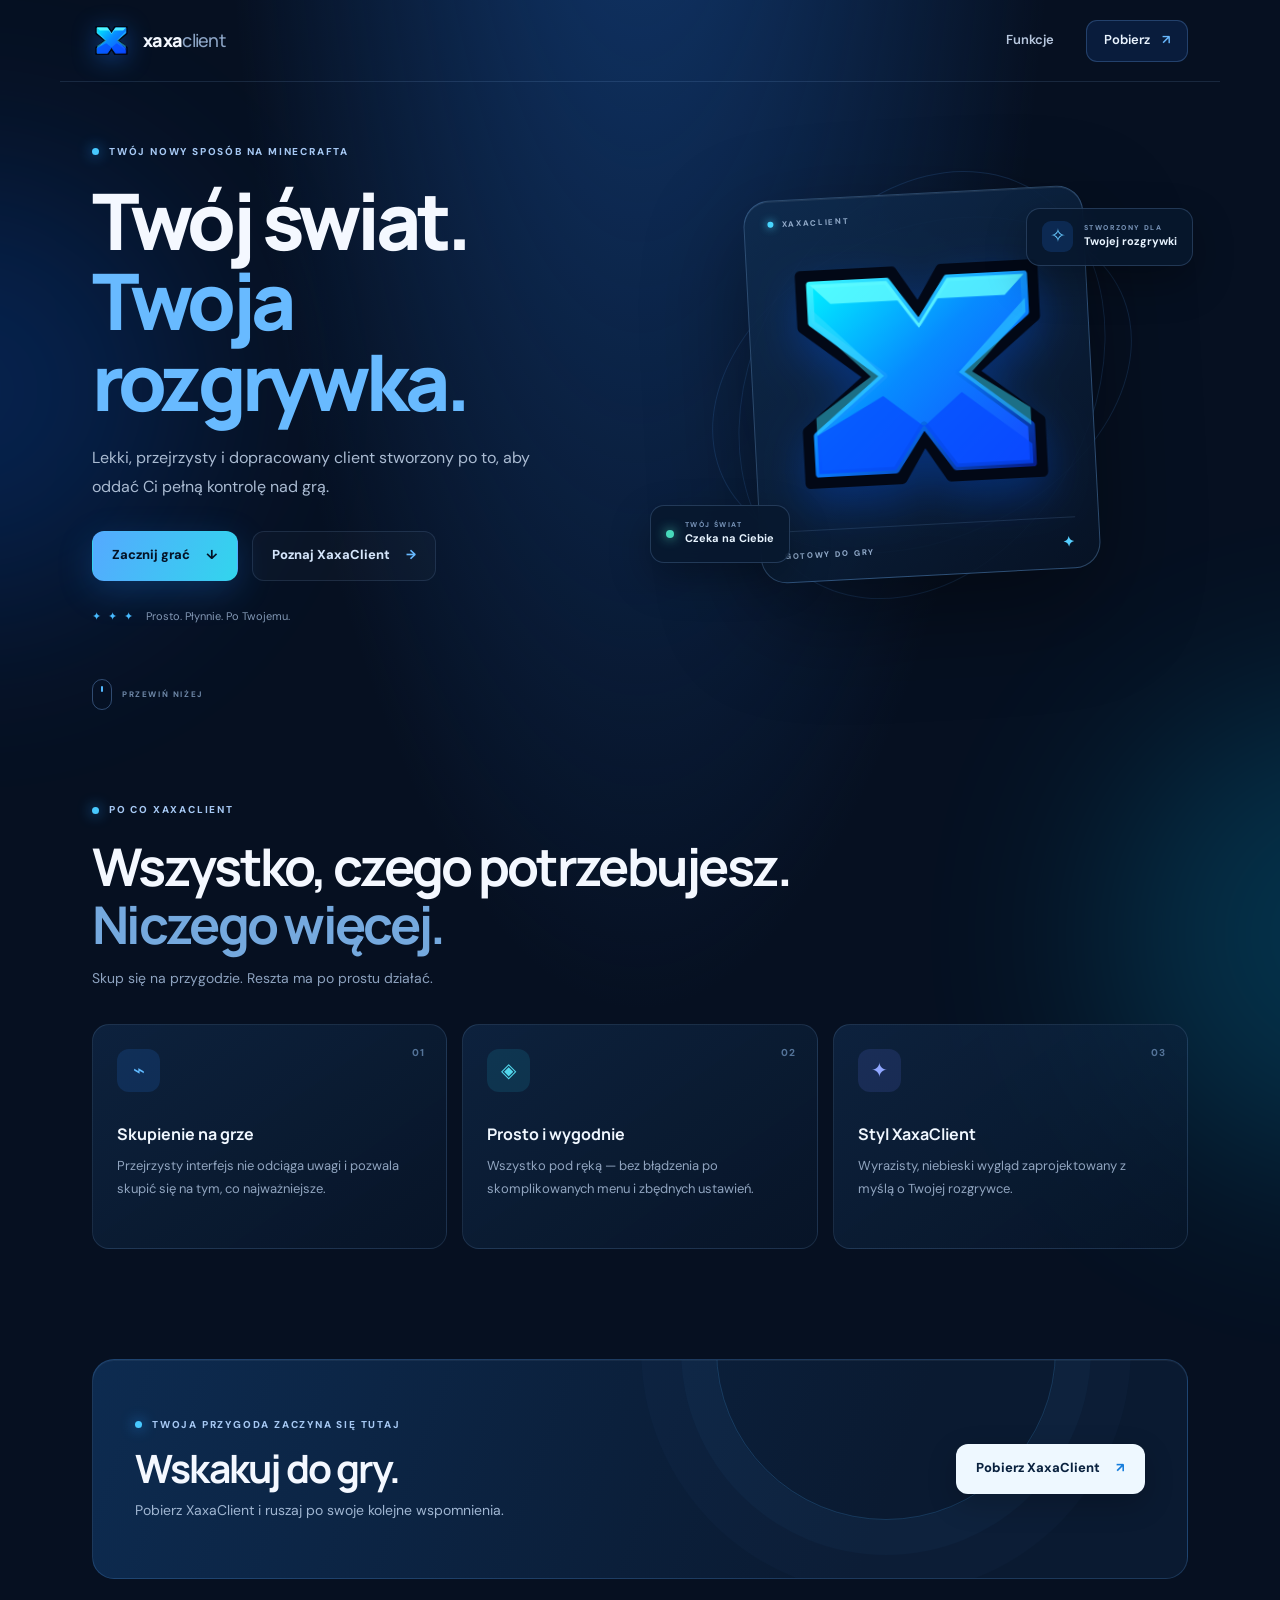
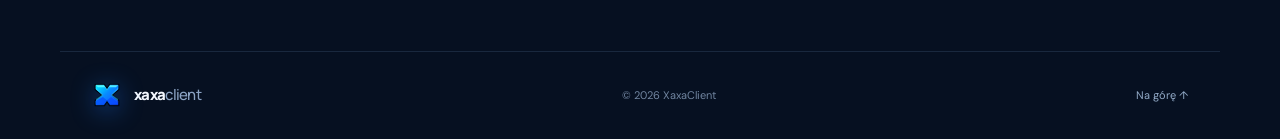
<file: index.html>
<!doctype html>
<html lang="pl">
<head>
  <meta charset="utf-8">
  <meta name="viewport" content="width=device-width, initial-scale=1">
  <meta name="theme-color" content="#071329">
  <meta name="description" content="XaxaClient — nowoczesny client do Minecrafta. Dołącz do gry w niebieskim stylu.">
  <title>XaxaClient — Twój świat. Twoja rozgrywka.</title>
  <link rel="icon" type="image/svg+xml" href="favicon.svg">
  <link rel="apple-touch-icon" href="favicon.svg">
  <link rel="stylesheet" href="styles.css">
</head>
<body>
  <div class="background-glow glow-left" aria-hidden="true"></div>
  <div class="background-glow glow-right" aria-hidden="true"></div>
  <header class="topbar">
    <a class="brand" href="#home" aria-label="XaxaClient — strona główna">
      <img src="logo.svg" alt="" class="brand-logo">
      <span>xaxa<span class="brand-light">client</span></span>
    </a>
    <nav aria-label="Nawigacja główna">
      <a href="#features">Funkcje</a>
      <a href="#download" class="nav-button">Pobierz <span aria-hidden="true">↗</span></a>
    </nav>
  </header>
  <main id="home">
    <section class="hero page-shell">
      <div class="hero-copy">
        <p class="eyebrow"><span class="eyebrow-dot"></span> TWÓJ NOWY SPOSÓB NA MINECRAFTA</p>
        <h1>Twój świat.<br><span>Twoja rozgrywka.</span></h1>
        <p class="hero-description">Lekki, przejrzysty i dopracowany client stworzony po to, aby oddać Ci pełną kontrolę nad grą.</p>
        <div class="hero-actions">
          <a class="button button-primary" href="#download">Zacznij grać <span aria-hidden="true">↓</span></a>
          <a class="button button-quiet" href="#features">Poznaj XaxaClient <span aria-hidden="true">→</span></a>
        </div>
        <div class="hero-proof"><span class="proof-stars" aria-hidden="true">✦ ✦ ✦</span><span>Prosto. Płynnie. Po Twojemu.</span></div>
      </div>
      <div class="hero-visual" aria-label="Logo XaxaClient w niebieskiej oprawie">
        <div class="visual-ring ring-one"></div><div class="visual-ring ring-two"></div>
        <div class="visual-glow"></div>
        <div class="logo-tile"><span class="tile-label"><i></i> XAXACLIENT</span><img src="logo.svg" alt="Logo XaxaClient"><span class="tile-caption">GOTOWY DO GRY <b>✦</b></span></div>
        <div class="float-chip chip-top"><span class="chip-icon">✧</span><span><small>STWORZONY DLA</small><strong>Twojej rozgrywki</strong></span></div>
        <div class="float-chip chip-bottom"><span class="live-dot"></span><span><small>TWÓJ ŚWIAT</small><strong>Czeka na Ciebie</strong></span></div>
      </div>
      <a class="scroll-hint" href="#features" aria-label="Przewiń do funkcji"><span></span> PRZEWIŃ NIŻEJ</a>
    </section>
    <section class="features page-shell" id="features">
      <div class="section-heading"><p class="eyebrow"><span class="eyebrow-dot"></span> PO CO XAXACLIENT</p><h2>Wszystko, czego potrzebujesz.<br><span>Niczego więcej.</span></h2><p>Skup się na przygodzie. Reszta ma po prostu działać.</p></div>
      <div class="feature-grid">
        <article class="feature-card"><span class="feature-number">01</span><span class="feature-icon icon-blue">⌁</span><h3>Skupienie na grze</h3><p>Przejrzysty interfejs nie odciąga uwagi i pozwala skupić się na tym, co najważniejsze.</p></article>
        <article class="feature-card"><span class="feature-number">02</span><span class="feature-icon icon-cyan">◈</span><h3>Prosto i wygodnie</h3><p>Wszystko pod ręką — bez błądzenia po skomplikowanych menu i zbędnych ustawień.</p></article>
        <article class="feature-card"><span class="feature-number">03</span><span class="feature-icon icon-indigo">✦</span><h3>Styl XaxaClient</h3><p>Wyrazisty, niebieski wygląd zaprojektowany z myślą o Twojej rozgrywce.</p></article>
      </div>
    </section>
    <section class="download page-shell" id="download">
      <div class="download-card"><div class="download-decoration" aria-hidden="true"></div><div class="download-copy"><p class="eyebrow"><span class="eyebrow-dot"></span> TWOJA PRZYGODA ZACZYNA SIĘ TUTAJ</p><h2>Wskakuj do gry.</h2><p>Pobierz XaxaClient i ruszaj po swoje kolejne wspomnienia.</p></div><a class="button button-download" href="https://github.com/kobywatel/XaxaClient/releases/tag/Beta" target="_blank" rel="noopener noreferrer">Pobierz XaxaClient <span aria-hidden="true">↗</span></a></div>
    </section>
  </main>
  <footer class="page-shell footer"><a class="brand" href="#home" aria-label="Wróć na początek"><img src="logo.svg" alt="" class="brand-logo"><span>xaxa<span class="brand-light">client</span></span></a><p>© 2026 XaxaClient</p><a class="footer-top" href="#home">Na górę ↑</a></footer>
</body>
</html>
</file>
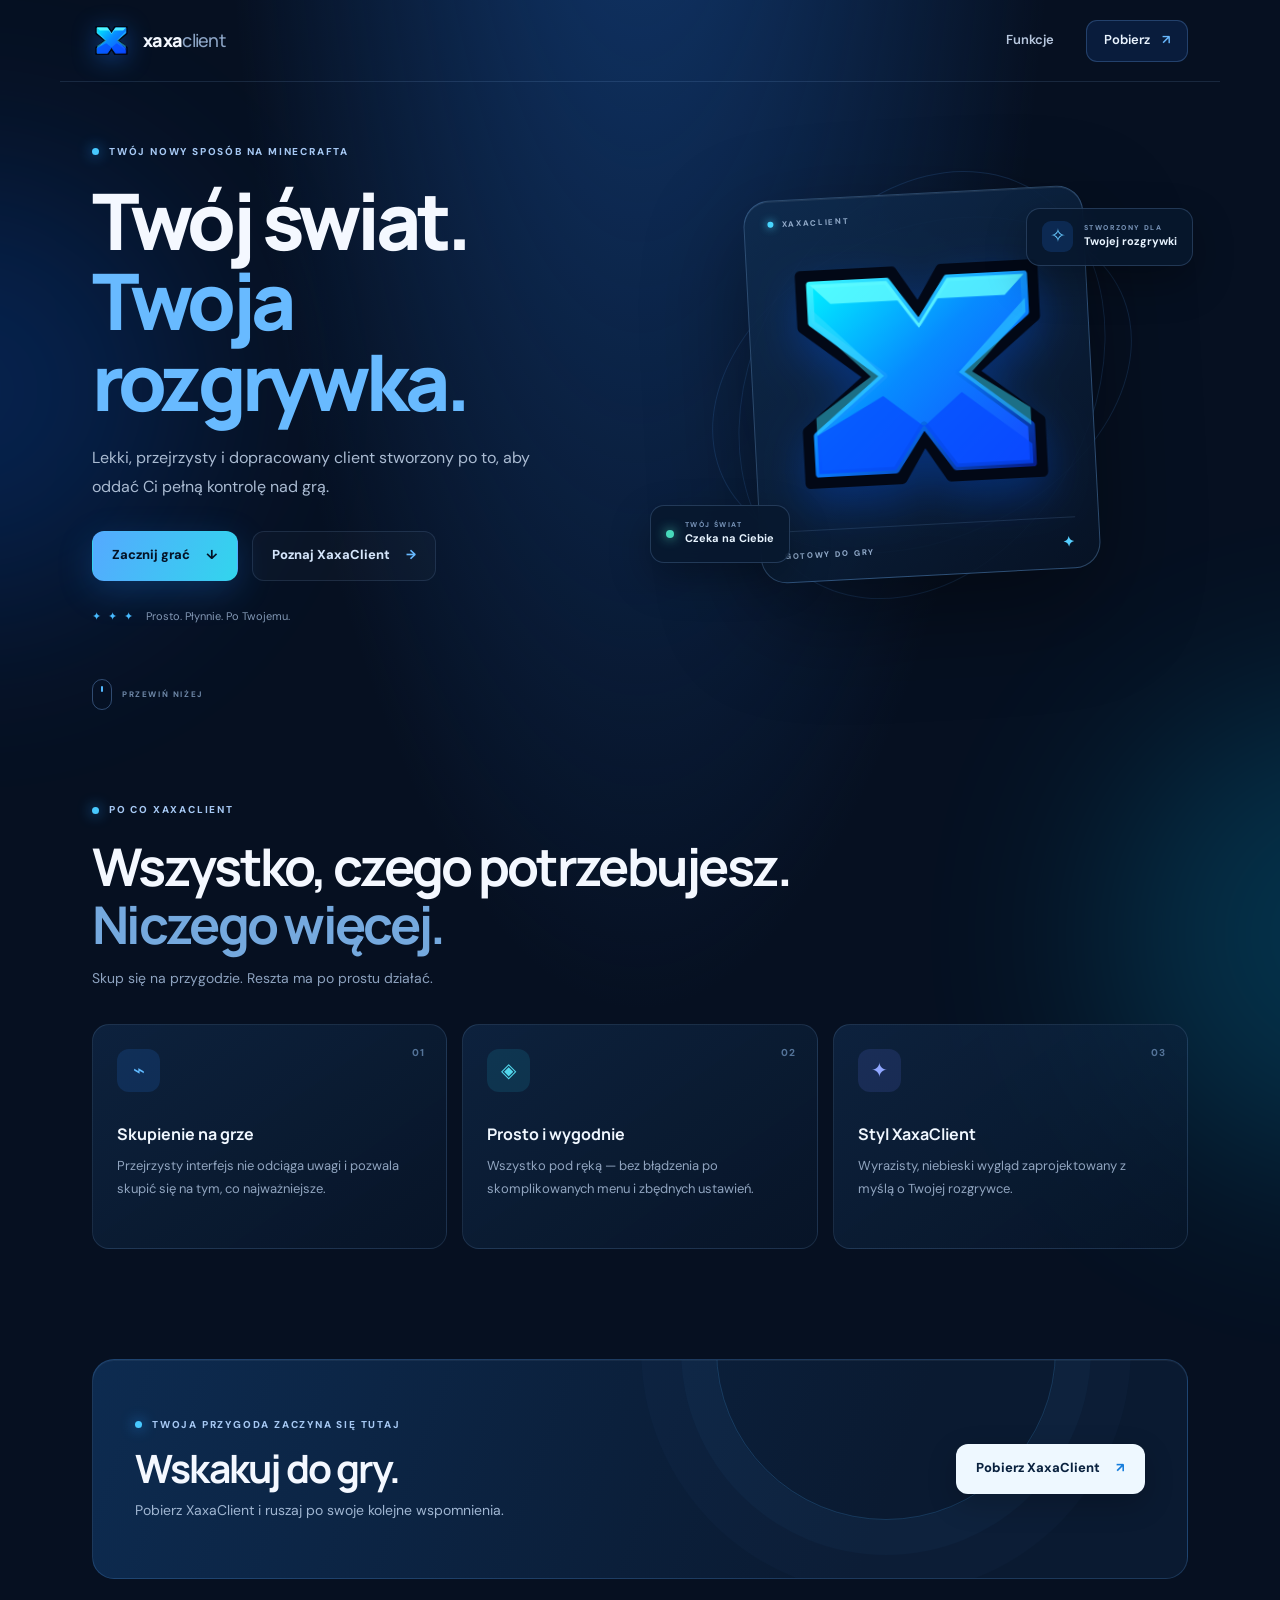
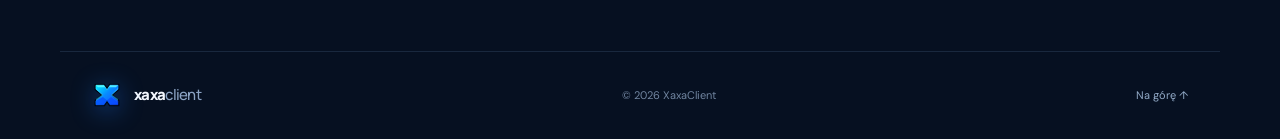
<file: website/index.html>
<!doctype html>
<html lang="pl">
<head>
  <meta charset="utf-8">
  <meta name="viewport" content="width=device-width, initial-scale=1">
  <meta name="theme-color" content="#071329">
  <meta name="description" content="XaxaClient — nowoczesny client do Minecrafta. Dołącz do gry w niebieskim stylu.">
  <title>XaxaClient — Twój świat. Twoja rozgrywka.</title>
  <link rel="icon" type="image/svg+xml" href="../favicon.svg">
  <link rel="apple-touch-icon" href="../favicon.svg">
  <link rel="stylesheet" href="styles.css">
</head>
<body>
  <div class="background-glow glow-left" aria-hidden="true"></div><div class="background-glow glow-right" aria-hidden="true"></div>
  <header class="topbar"><a class="brand" href="#home" aria-label="XaxaClient — strona główna"><img src="../logo.svg" alt="" class="brand-logo"><span>xaxa<span class="brand-light">client</span></span></a><nav aria-label="Nawigacja główna"><a href="#features">Funkcje</a><a href="#download" class="nav-button">Pobierz <span aria-hidden="true">↗</span></a></nav></header>
  <main id="home">
    <section class="hero page-shell"><div class="hero-copy"><p class="eyebrow"><span class="eyebrow-dot"></span> TWÓJ NOWY SPOSÓB NA MINECRAFTA</p><h1>Twój świat.<br><span>Twoja rozgrywka.</span></h1><p class="hero-description">Lekki, przejrzysty i dopracowany client stworzony po to, aby oddać Ci pełną kontrolę nad grą.</p><div class="hero-actions"><a class="button button-primary" href="#download">Zacznij grać <span aria-hidden="true">↓</span></a><a class="button button-quiet" href="#features">Poznaj XaxaClient <span aria-hidden="true">→</span></a></div><div class="hero-proof"><span class="proof-stars" aria-hidden="true">✦ ✦ ✦</span><span>Prosto. Płynnie. Po Twojemu.</span></div></div><div class="hero-visual" aria-label="Logo XaxaClient w niebieskiej oprawie"><div class="visual-ring ring-one"></div><div class="visual-ring ring-two"></div><div class="visual-glow"></div><div class="logo-tile"><span class="tile-label"><i></i> XAXACLIENT</span><img src="../logo.svg" alt="Logo XaxaClient"><span class="tile-caption">GOTOWY DO GRY <b>✦</b></span></div><div class="float-chip chip-top"><span class="chip-icon">✧</span><span><small>STWORZONY DLA</small><strong>Twojej rozgrywki</strong></span></div><div class="float-chip chip-bottom"><span class="live-dot"></span><span><small>TWÓJ ŚWIAT</small><strong>Czeka na Ciebie</strong></span></div></div><a class="scroll-hint" href="#features" aria-label="Przewiń do funkcji"><span></span> PRZEWIŃ NIŻEJ</a></section>
    <section class="features page-shell" id="features"><div class="section-heading"><p class="eyebrow"><span class="eyebrow-dot"></span> PO CO XAXACLIENT</p><h2>Wszystko, czego potrzebujesz.<br><span>Niczego więcej.</span></h2><p>Skup się na przygodzie. Reszta ma po prostu działać.</p></div><div class="feature-grid"><article class="feature-card"><span class="feature-number">01</span><span class="feature-icon icon-blue">⌁</span><h3>Skupienie na grze</h3><p>Przejrzysty interfejs nie odciąga uwagi i pozwala skupić się na tym, co najważniejsze.</p></article><article class="feature-card"><span class="feature-number">02</span><span class="feature-icon icon-cyan">◈</span><h3>Prosto i wygodnie</h3><p>Wszystko pod ręką — bez błądzenia po skomplikowanych menu i zbędnych ustawień.</p></article><article class="feature-card"><span class="feature-number">03</span><span class="feature-icon icon-indigo">✦</span><h3>Styl XaxaClient</h3><p>Wyrazisty, niebieski wygląd zaprojektowany z myślą o Twojej rozgrywce.</p></article></div></section>
    <section class="download page-shell" id="download"><div class="download-card"><div class="download-decoration" aria-hidden="true"></div><div class="download-copy"><p class="eyebrow"><span class="eyebrow-dot"></span> TWOJA PRZYGODA ZACZYNA SIĘ TUTAJ</p><h2>Wskakuj do gry.</h2><p>Pobierz XaxaClient i ruszaj po swoje kolejne wspomnienia.</p></div><a class="button button-download" href="https://github.com/kobywatel/XaxaClient/releases/tag/Beta" target="_blank" rel="noopener noreferrer">Pobierz XaxaClient <span aria-hidden="true">↗</span></a></div></section>
  </main>
  <footer class="page-shell footer"><a class="brand" href="#home" aria-label="Wróć na początek"><img src="../logo.svg" alt="" class="brand-logo"><span>xaxa<span class="brand-light">client</span></span></a><p>© 2026 XaxaClient</p><a class="footer-top" href="#home">Na górę ↑</a></footer>
</body>
</html>
</file>
<file: styles.css>
@import url('https://fonts.googleapis.com/css2?family=DM+Sans:wght@400;500;600;700&family=Manrope:wght@400;500;600;700;800&display=swap');
:root{color-scheme:dark;--bg:#061021;--bg-soft:#091a31;--panel:#0b1c34;--text:#f4f8ff;--muted:#a3b2c8;--blue:#2785ff;--cyan:#3edcff;--line:rgba(151,196,255,.13)}
*{box-sizing:border-box}html{scroll-behavior:smooth;scroll-padding-top:95px}body{margin:0;min-width:320px;overflow-x:hidden;background:radial-gradient(ellipse at 50% -25%,#123c76 0,transparent 47%),var(--bg);color:var(--text);font-family:'DM Sans',Arial,sans-serif;line-height:1.6;-webkit-font-smoothing:antialiased}a{color:inherit;text-decoration:none}.background-glow{position:absolute;z-index:-1;pointer-events:none;border-radius:50%;filter:blur(100px);opacity:.2}.glow-left{width:440px;height:440px;top:170px;left:-250px;background:#066bff}.glow-right{width:470px;height:470px;top:700px;right:-300px;background:#00b8ed}.page-shell{width:min(1160px,100%);margin-inline:auto;padding-inline:32px}.topbar{height:82px;width:min(1160px,100%);margin:auto;padding-inline:32px;display:flex;align-items:center;justify-content:space-between;border-bottom:1px solid var(--line)}.brand{display:inline-flex;align-items:center;gap:12px;font-family:'Manrope',sans-serif;font-size:18px;font-weight:800;letter-spacing:-.7px}.brand-light{color:#8ba3c4;font-weight:500}.brand-logo{width:39px;height:39px;display:block;object-fit:contain;filter:drop-shadow(0 4px 12px rgba(26,121,255,.42));flex:none}nav{display:flex;align-items:center;gap:32px;color:#b8c8df;font-size:13px;font-weight:600}nav>a{transition:color .2s,background .2s}nav>a:hover{color:white}.nav-button{height:42px;padding:0 17px;display:inline-flex;align-items:center;gap:12px;border:1px solid rgba(115,174,255,.25);border-radius:11px;background:rgba(35,119,255,.12);color:#eaf4ff}.nav-button span{color:#69b9ff}
.hero{position:relative;min-height:650px;display:grid;grid-template-columns:1fr 1fr;align-items:center;gap:30px;padding-top:30px;padding-bottom:75px}.hero-copy{position:relative;z-index:2;max-width:570px}.eyebrow{display:flex;align-items:center;gap:10px;margin:0 0 20px;color:#a6c8f3;font-size:10px;font-weight:800;letter-spacing:1.8px}.eyebrow-dot{width:7px;height:7px;flex:none;border-radius:50%;background:#48c9ff;box-shadow:0 0 14px #2499ff}h1,h2,h3,p{margin-top:0}h1,h2,h3{font-family:'Manrope','DM Sans',sans-serif}h1{margin:0 0 23px;font-size:clamp(52px,6.1vw,79px);line-height:1.03;letter-spacing:-4.8px;font-weight:800}h1 span{color:#68baff}.hero-description{max-width:480px;margin-bottom:29px;color:#aabbd2;font-size:16px;line-height:1.8}.hero-actions{display:flex;align-items:center;gap:14px}.button{min-height:50px;padding:0 19px;display:inline-flex;align-items:center;justify-content:center;gap:16px;border:1px solid transparent;border-radius:12px;font-size:13px;font-weight:800;transition:transform .2s,box-shadow .2s,border-color .2s}.button:hover{transform:translateY(-2px)}.button-primary{background:linear-gradient(115deg,#55a9ff,#32d5ed);color:#041225;box-shadow:0 10px 35px rgba(27,139,255,.24)}.button-primary:hover{box-shadow:0 15px 40px rgba(27,139,255,.38)}.button-quiet{border-color:var(--line);background:rgba(255,255,255,.025);color:#d5e5fb}.button-quiet span{color:#68baff}.hero-proof{display:flex;align-items:center;gap:11px;margin-top:27px;color:#8298b5;font-size:11px}.proof-stars{color:#47baff;letter-spacing:2px}
.hero-visual{height:490px;position:relative;display:grid;place-items:center;isolation:isolate}.visual-ring{position:absolute;border:1px solid rgba(82,160,255,.16);border-radius:50%;transform:rotate(-25deg)}.ring-one{width:440px;height:310px}.ring-two{width:340px;height:450px;transform:rotate(28deg)}.visual-glow{position:absolute;width:330px;height:330px;border-radius:50%;background:radial-gradient(circle,rgba(16,123,255,.38),transparent 70%);filter:blur(18px)}.logo-tile{position:relative;width:min(340px,78%);padding:17px 23px 15px;border:1px solid rgba(133,195,255,.28);border-radius:26px;background:linear-gradient(145deg,rgba(15,43,78,.94),rgba(7,19,37,.9));box-shadow:0 35px 100px rgba(0,0,0,.4),inset 0 1px rgba(255,255,255,.08);transform:rotate(-3deg)}.tile-label,.tile-caption{display:flex;align-items:center;justify-content:space-between;color:#91aac9;font-size:8px;font-weight:800;letter-spacing:1.7px}.tile-label{justify-content:flex-start;gap:8px}.tile-label i{width:6px;height:6px;border-radius:50%;background:#48d6ff;box-shadow:0 0 9px #48d6ff}.logo-tile>img{display:block;width:100%;aspect-ratio:1;object-fit:contain;margin:4px auto;filter:drop-shadow(0 18px 22px rgba(0,89,255,.3))}.tile-caption{padding-top:13px;border-top:1px solid rgba(146,195,255,.14)}.tile-caption b{color:#56cfff;font-size:14px}.float-chip{position:absolute;z-index:2;min-height:58px;padding:0 15px;display:flex;align-items:center;gap:11px;border:1px solid rgba(143,194,255,.2);border-radius:14px;background:rgba(8,24,46,.86);box-shadow:0 16px 40px rgba(0,0,0,.3);backdrop-filter:blur(14px)}.float-chip>span:last-child{display:flex;flex-direction:column}.float-chip small{color:#7793b7;font-size:7px;font-weight:800;letter-spacing:1.4px}.float-chip strong{color:#e8f4ff;font-size:11px}.chip-icon{width:31px;height:31px;display:grid;place-items:center;border-radius:9px;background:rgba(39,133,255,.17);color:#68caff;font-size:19px}.chip-top{top:68px;right:-5px}.chip-bottom{bottom:67px;left:-5px}.live-dot{width:8px;height:8px;border-radius:50%;background:#47d9bb;box-shadow:0 0 12px #47d9bb}.scroll-hint{position:absolute;bottom:22px;left:32px;display:flex;align-items:center;gap:10px;color:#6e87a7;font-size:8px;font-weight:800;letter-spacing:1.6px}.scroll-hint>span{width:20px;height:31px;border:1px solid rgba(130,183,255,.35);border-radius:12px}.scroll-hint>span:after{content:'';display:block;width:2px;height:6px;margin:6px auto;background:#52b9ff;border-radius:2px}
.features{padding-top:70px;padding-bottom:110px}.section-heading{max-width:720px;margin-bottom:34px}.section-heading h2{margin:0 0 13px;font-size:clamp(34px,4.7vw,52px);line-height:1.12;letter-spacing:-2.7px}.section-heading h2 span{color:#75a9de}.section-heading>p:last-child{margin:0;color:#8da2bf;font-size:14px}.feature-grid{display:grid;grid-template-columns:repeat(3,minmax(0,1fr));gap:15px}.feature-card{position:relative;min-height:225px;padding:24px;border:1px solid var(--line);border-radius:17px;background:linear-gradient(145deg,rgba(19,48,83,.57),rgba(8,23,43,.66));transition:transform .2s,border-color .2s,background .2s}.feature-card:hover{transform:translateY(-5px);border-color:rgba(74,164,255,.38);background:linear-gradient(145deg,rgba(22,59,103,.72),rgba(8,23,43,.8))}.feature-number{position:absolute;top:20px;right:21px;color:#547398;font-size:10px;font-weight:800;letter-spacing:1px}.feature-icon{width:43px;height:43px;margin-bottom:30px;display:grid;place-items:center;border-radius:12px;font-size:20px}.icon-blue{color:#60baff;background:rgba(41,137,255,.15)}.icon-cyan{color:#52d8ed;background:rgba(32,194,224,.13)}.icon-indigo{color:#91a7ff;background:rgba(105,119,255,.14)}.feature-card h3{margin:0 0 8px;color:#f0f7ff;font-size:16px}.feature-card p{max-width:320px;margin:0;color:#90a4bf;font-size:13px;line-height:1.75}
.download{padding-bottom:72px}.download-card{position:relative;min-height:220px;padding:38px 42px;overflow:hidden;display:flex;align-items:center;justify-content:space-between;gap:25px;border:1px solid rgba(100,174,255,.2);border-radius:22px;background:linear-gradient(110deg,#0d2b50,#0a1a31 72%);box-shadow:inset 0 1px rgba(255,255,255,.05)}.download-copy{position:relative;z-index:1}.download-copy .eyebrow{margin-bottom:13px}.download-card h2{margin:0 0 8px;font-size:clamp(28px,4vw,39px);line-height:1.15;letter-spacing:-1.8px}.download-card p:last-child{margin:0;color:#a0b6d2;font-size:14px}.download-decoration{position:absolute;width:340px;height:340px;right:12%;top:-180px;border:1px solid rgba(74,173,255,.2);border-radius:50%;box-shadow:0 0 0 35px rgba(74,173,255,.035),0 0 0 75px rgba(74,173,255,.025)}.button-download{position:relative;z-index:1;flex:none;background:#eef8ff;color:#09213e;box-shadow:0 10px 30px rgba(0,0,0,.2)}.button-download span{color:#167ddc}.footer{min-height:88px;display:flex;align-items:center;justify-content:space-between;border-top:1px solid var(--line)}.footer .brand-logo{width:30px;height:30px}.footer .brand{font-size:15px}.footer p{margin:0;color:#7185a0;font-size:11px}.footer-top{color:#92aac7;font-size:11px}.footer-top:hover{color:#fff}
@media(max-width:850px){.hero{min-height:0;grid-template-columns:1fr;gap:0;padding-top:76px;padding-bottom:90px}.hero-copy{max-width:650px}.hero-visual{height:450px}.scroll-hint{bottom:24px}.features{padding-top:45px}.section-heading h2{font-size:42px}}
@media(max-width:640px){.page-shell{padding-inline:21px}.topbar{height:70px;padding-inline:21px}.brand{font-size:16px;gap:9px}.brand-logo{width:34px;height:34px}nav{gap:12px;font-size:12px}nav>a:first-child{display:none}.nav-button{height:38px;padding-inline:13px}.hero{padding-top:62px;padding-bottom:77px}.eyebrow{font-size:9px;letter-spacing:1.35px}.hero h1{font-size:clamp(43px,11vw,65px);letter-spacing:-3px}.hero-description{font-size:15px}.hero-actions{align-items:flex-start;gap:10px}.button{min-height:48px;padding-inline:14px;gap:10px;font-size:12px}.hero-proof{margin-top:21px}.hero-visual{height:385px}.logo-tile{width:min(290px,74%);border-radius:22px}.ring-one{width:350px;height:250px}.ring-two{width:280px;height:370px}.float-chip{min-height:52px;padding-inline:11px}.chip-top{right:-2px;top:40px}.chip-bottom{left:-2px;bottom:42px}.features{padding-top:35px;padding-bottom:72px}.section-heading h2{font-size:clamp(31px,8vw,42px);letter-spacing:-1.9px}.feature-grid{grid-template-columns:1fr;gap:11px}.feature-card{min-height:0;padding:20px}.feature-icon{margin-bottom:21px}.download{padding-bottom:48px}.download-card{padding:27px 22px;align-items:flex-start;flex-direction:column;gap:22px}.download-card h2{font-size:31px}.button-download{width:100%}.footer{min-height:78px}.footer-top{display:none}}
@media(max-width:390px){.hero-actions{flex-wrap:wrap}.hero-visual{height:340px}.logo-tile{width:70%}.float-chip{transform:scale(.9)}.chip-top{right:-12px}.chip-bottom{left:-12px}.footer .brand{font-size:13px}}
@media(prefers-reduced-motion:reduce){html{scroll-behavior:auto}*,*:before,*:after{transition:none!important}}
</file>
<file: website/styles.css>
@import url('https://fonts.googleapis.com/css2?family=DM+Sans:wght@400;500;600;700&family=Manrope:wght@400;500;600;700;800&display=swap');
:root{color-scheme:dark;--bg:#061021;--bg-soft:#091a31;--panel:#0b1c34;--text:#f4f8ff;--muted:#a3b2c8;--blue:#2785ff;--cyan:#3edcff;--line:rgba(151,196,255,.13)}
*{box-sizing:border-box}html{scroll-behavior:smooth;scroll-padding-top:95px}body{margin:0;min-width:320px;overflow-x:hidden;background:radial-gradient(ellipse at 50% -25%,#123c76 0,transparent 47%),var(--bg);color:var(--text);font-family:'DM Sans',Arial,sans-serif;line-height:1.6;-webkit-font-smoothing:antialiased}a{color:inherit;text-decoration:none}.background-glow{position:absolute;z-index:-1;pointer-events:none;border-radius:50%;filter:blur(100px);opacity:.2}.glow-left{width:440px;height:440px;top:170px;left:-250px;background:#066bff}.glow-right{width:470px;height:470px;top:700px;right:-300px;background:#00b8ed}.page-shell{width:min(1160px,100%);margin-inline:auto;padding-inline:32px}.topbar{height:82px;width:min(1160px,100%);margin:auto;padding-inline:32px;display:flex;align-items:center;justify-content:space-between;border-bottom:1px solid var(--line)}.brand{display:inline-flex;align-items:center;gap:12px;font-family:'Manrope',sans-serif;font-size:18px;font-weight:800;letter-spacing:-.7px}.brand-light{color:#8ba3c4;font-weight:500}.brand-logo{width:39px;height:39px;display:block;object-fit:contain;filter:drop-shadow(0 4px 12px rgba(26,121,255,.42));flex:none}nav{display:flex;align-items:center;gap:32px;color:#b8c8df;font-size:13px;font-weight:600}nav>a{transition:color .2s,background .2s}nav>a:hover{color:white}.nav-button{height:42px;padding:0 17px;display:inline-flex;align-items:center;gap:12px;border:1px solid rgba(115,174,255,.25);border-radius:11px;background:rgba(35,119,255,.12);color:#eaf4ff}.nav-button span{color:#69b9ff}
.hero{position:relative;min-height:650px;display:grid;grid-template-columns:1fr 1fr;align-items:center;gap:30px;padding-top:30px;padding-bottom:75px}.hero-copy{position:relative;z-index:2;max-width:570px}.eyebrow{display:flex;align-items:center;gap:10px;margin:0 0 20px;color:#a6c8f3;font-size:10px;font-weight:800;letter-spacing:1.8px}.eyebrow-dot{width:7px;height:7px;flex:none;border-radius:50%;background:#48c9ff;box-shadow:0 0 14px #2499ff}h1,h2,h3,p{margin-top:0}h1,h2,h3{font-family:'Manrope','DM Sans',sans-serif}h1{margin:0 0 23px;font-size:clamp(52px,6.1vw,79px);line-height:1.03;letter-spacing:-4.8px;font-weight:800}h1 span{color:#68baff}.hero-description{max-width:480px;margin-bottom:29px;color:#aabbd2;font-size:16px;line-height:1.8}.hero-actions{display:flex;align-items:center;gap:14px}.button{min-height:50px;padding:0 19px;display:inline-flex;align-items:center;justify-content:center;gap:16px;border:1px solid transparent;border-radius:12px;font-size:13px;font-weight:800;transition:transform .2s,box-shadow .2s,border-color .2s}.button:hover{transform:translateY(-2px)}.button-primary{background:linear-gradient(115deg,#55a9ff,#32d5ed);color:#041225;box-shadow:0 10px 35px rgba(27,139,255,.24)}.button-primary:hover{box-shadow:0 15px 40px rgba(27,139,255,.38)}.button-quiet{border-color:var(--line);background:rgba(255,255,255,.025);color:#d5e5fb}.button-quiet span{color:#68baff}.hero-proof{display:flex;align-items:center;gap:11px;margin-top:27px;color:#8298b5;font-size:11px}.proof-stars{color:#47baff;letter-spacing:2px}
.hero-visual{height:490px;position:relative;display:grid;place-items:center;isolation:isolate}.visual-ring{position:absolute;border:1px solid rgba(82,160,255,.16);border-radius:50%;transform:rotate(-25deg)}.ring-one{width:440px;height:310px}.ring-two{width:340px;height:450px;transform:rotate(28deg)}.visual-glow{position:absolute;width:330px;height:330px;border-radius:50%;background:radial-gradient(circle,rgba(16,123,255,.38),transparent 70%);filter:blur(18px)}.logo-tile{position:relative;width:min(340px,78%);padding:17px 23px 15px;border:1px solid rgba(133,195,255,.28);border-radius:26px;background:linear-gradient(145deg,rgba(15,43,78,.94),rgba(7,19,37,.9));box-shadow:0 35px 100px rgba(0,0,0,.4),inset 0 1px rgba(255,255,255,.08);transform:rotate(-3deg)}.tile-label,.tile-caption{display:flex;align-items:center;justify-content:space-between;color:#91aac9;font-size:8px;font-weight:800;letter-spacing:1.7px}.tile-label{justify-content:flex-start;gap:8px}.tile-label i{width:6px;height:6px;border-radius:50%;background:#48d6ff;box-shadow:0 0 9px #48d6ff}.logo-tile>img{display:block;width:100%;aspect-ratio:1;object-fit:contain;margin:4px auto;filter:drop-shadow(0 18px 22px rgba(0,89,255,.3))}.tile-caption{padding-top:13px;border-top:1px solid rgba(146,195,255,.14)}.tile-caption b{color:#56cfff;font-size:14px}.float-chip{position:absolute;z-index:2;min-height:58px;padding:0 15px;display:flex;align-items:center;gap:11px;border:1px solid rgba(143,194,255,.2);border-radius:14px;background:rgba(8,24,46,.86);box-shadow:0 16px 40px rgba(0,0,0,.3);backdrop-filter:blur(14px)}.float-chip>span:last-child{display:flex;flex-direction:column}.float-chip small{color:#7793b7;font-size:7px;font-weight:800;letter-spacing:1.4px}.float-chip strong{color:#e8f4ff;font-size:11px}.chip-icon{width:31px;height:31px;display:grid;place-items:center;border-radius:9px;background:rgba(39,133,255,.17);color:#68caff;font-size:19px}.chip-top{top:68px;right:-5px}.chip-bottom{bottom:67px;left:-5px}.live-dot{width:8px;height:8px;border-radius:50%;background:#47d9bb;box-shadow:0 0 12px #47d9bb}.scroll-hint{position:absolute;bottom:22px;left:32px;display:flex;align-items:center;gap:10px;color:#6e87a7;font-size:8px;font-weight:800;letter-spacing:1.6px}.scroll-hint>span{width:20px;height:31px;border:1px solid rgba(130,183,255,.35);border-radius:12px}.scroll-hint>span:after{content:'';display:block;width:2px;height:6px;margin:6px auto;background:#52b9ff;border-radius:2px}
.features{padding-top:70px;padding-bottom:110px}.section-heading{max-width:720px;margin-bottom:34px}.section-heading h2{margin:0 0 13px;font-size:clamp(34px,4.7vw,52px);line-height:1.12;letter-spacing:-2.7px}.section-heading h2 span{color:#75a9de}.section-heading>p:last-child{margin:0;color:#8da2bf;font-size:14px}.feature-grid{display:grid;grid-template-columns:repeat(3,minmax(0,1fr));gap:15px}.feature-card{position:relative;min-height:225px;padding:24px;border:1px solid var(--line);border-radius:17px;background:linear-gradient(145deg,rgba(19,48,83,.57),rgba(8,23,43,.66));transition:transform .2s,border-color .2s,background .2s}.feature-card:hover{transform:translateY(-5px);border-color:rgba(74,164,255,.38);background:linear-gradient(145deg,rgba(22,59,103,.72),rgba(8,23,43,.8))}.feature-number{position:absolute;top:20px;right:21px;color:#547398;font-size:10px;font-weight:800;letter-spacing:1px}.feature-icon{width:43px;height:43px;margin-bottom:30px;display:grid;place-items:center;border-radius:12px;font-size:20px}.icon-blue{color:#60baff;background:rgba(41,137,255,.15)}.icon-cyan{color:#52d8ed;background:rgba(32,194,224,.13)}.icon-indigo{color:#91a7ff;background:rgba(105,119,255,.14)}.feature-card h3{margin:0 0 8px;color:#f0f7ff;font-size:16px}.feature-card p{max-width:320px;margin:0;color:#90a4bf;font-size:13px;line-height:1.75}
.download{padding-bottom:72px}.download-card{position:relative;min-height:220px;padding:38px 42px;overflow:hidden;display:flex;align-items:center;justify-content:space-between;gap:25px;border:1px solid rgba(100,174,255,.2);border-radius:22px;background:linear-gradient(110deg,#0d2b50,#0a1a31 72%);box-shadow:inset 0 1px rgba(255,255,255,.05)}.download-copy{position:relative;z-index:1}.download-copy .eyebrow{margin-bottom:13px}.download-card h2{margin:0 0 8px;font-size:clamp(28px,4vw,39px);line-height:1.15;letter-spacing:-1.8px}.download-card p:last-child{margin:0;color:#a0b6d2;font-size:14px}.download-decoration{position:absolute;width:340px;height:340px;right:12%;top:-180px;border:1px solid rgba(74,173,255,.2);border-radius:50%;box-shadow:0 0 0 35px rgba(74,173,255,.035),0 0 0 75px rgba(74,173,255,.025)}.button-download{position:relative;z-index:1;flex:none;background:#eef8ff;color:#09213e;box-shadow:0 10px 30px rgba(0,0,0,.2)}.button-download span{color:#167ddc}.footer{min-height:88px;display:flex;align-items:center;justify-content:space-between;border-top:1px solid var(--line)}.footer .brand-logo{width:30px;height:30px}.footer .brand{font-size:15px}.footer p{margin:0;color:#7185a0;font-size:11px}.footer-top{color:#92aac7;font-size:11px}.footer-top:hover{color:#fff}
@media(max-width:850px){.hero{min-height:0;grid-template-columns:1fr;gap:0;padding-top:76px;padding-bottom:90px}.hero-copy{max-width:650px}.hero-visual{height:450px}.scroll-hint{bottom:24px}.features{padding-top:45px}.section-heading h2{font-size:42px}}
@media(max-width:640px){.page-shell{padding-inline:21px}.topbar{height:70px;padding-inline:21px}.brand{font-size:16px;gap:9px}.brand-logo{width:34px;height:34px}nav{gap:12px;font-size:12px}nav>a:first-child{display:none}.nav-button{height:38px;padding-inline:13px}.hero{padding-top:62px;padding-bottom:77px}.eyebrow{font-size:9px;letter-spacing:1.35px}.hero h1{font-size:clamp(43px,11vw,65px);letter-spacing:-3px}.hero-description{font-size:15px}.hero-actions{align-items:flex-start;gap:10px}.button{min-height:48px;padding-inline:14px;gap:10px;font-size:12px}.hero-proof{margin-top:21px}.hero-visual{height:385px}.logo-tile{width:min(290px,74%);border-radius:22px}.ring-one{width:350px;height:250px}.ring-two{width:280px;height:370px}.float-chip{min-height:52px;padding-inline:11px}.chip-top{right:-2px;top:40px}.chip-bottom{left:-2px;bottom:42px}.features{padding-top:35px;padding-bottom:72px}.section-heading h2{font-size:clamp(31px,8vw,42px);letter-spacing:-1.9px}.feature-grid{grid-template-columns:1fr;gap:11px}.feature-card{min-height:0;padding:20px}.feature-icon{margin-bottom:21px}.download{padding-bottom:48px}.download-card{padding:27px 22px;align-items:flex-start;flex-direction:column;gap:22px}.download-card h2{font-size:31px}.button-download{width:100%}.footer{min-height:78px}.footer-top{display:none}}
@media(max-width:390px){.hero-actions{flex-wrap:wrap}.hero-visual{height:340px}.logo-tile{width:70%}.float-chip{transform:scale(.9)}.chip-top{right:-12px}.chip-bottom{left:-12px}.footer .brand{font-size:13px}}
@media(prefers-reduced-motion:reduce){html{scroll-behavior:auto}*,*:before,*:after{transition:none!important}}
</file>
